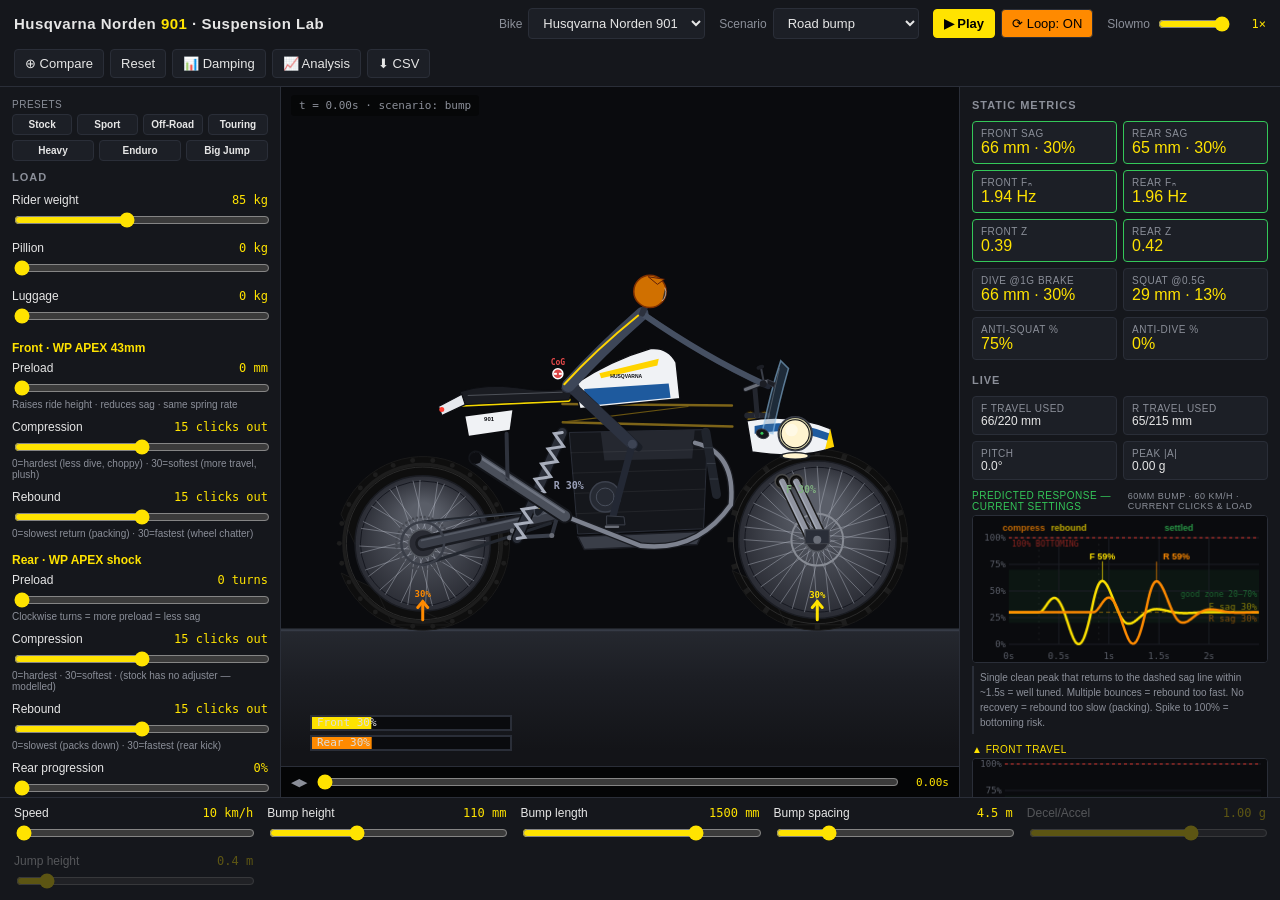
<file: index.html>
<!DOCTYPE html>
<html lang="en">
<head>
<meta charset="UTF-8">
<meta name="viewport" content="width=device-width, initial-scale=1, viewport-fit=cover">
<meta name="theme-color" content="#0e0f12">
<meta name="description" content="Interactive 2D motorcycle suspension simulator for the Husqvarna Norden 901. Tune fork/shock clicks, preload and load, see live sag, damping, bump response, FFT and phase portraits.">
<title>Norden 901 Suspension Lab</title>
<link rel="stylesheet" href="style.css">
</head>
<body>

<header>
  <h1 id="bikeTitle">Husqvarna Norden <span class="y">901</span> · Suspension Lab</h1>
  <span class="spacer"></span>
  <div class="hdr-group">
    <label class="hdr-lbl" for="bikeSelect">Bike</label>
    <select id="bikeSelect">
      <option value="norden901">Husqvarna Norden 901</option>
      <option value="desertx">Ducati DesertX</option>
    </select>
  </div>
  <div class="hdr-group">
    <label class="hdr-lbl" for="scenario">Scenario</label>
    <select id="scenario">
      <option value="static">Static (sag check)</option>
      <option value="bump" selected>Road bump</option>
      <option value="pothole">Pothole</option>
      <option value="washboard">Washboard</option>
      <option value="brake">Hard braking</option>
      <option value="accel">Acceleration</option>
      <option value="jump">Jump landing</option>
      <option value="corner">Cornering load</option>
    </select>
  </div>
  <div class="hdr-group">
    <button id="playBtn" class="primary">▶ Play</button>
    <button id="loopBtn">⟳ Loop: off</button>
  </div>
  <div class="hdr-group">
    <label class="hdr-lbl" for="slowmo">Slowmo</label>
    <input type="range" id="slowmo" class="hdr-slider" min="5" max="100" step="5" value="100" title="Slow motion — scales simulation time. 100% = real time, 10% = 10× slower.">
    <span id="slowmoV" class="hdr-val">1×</span>
  </div>
  <div class="hdr-group">
    <button id="compareBtn">⊕ Compare</button>
    <button id="resetBtn">Reset</button>
    <button id="dampBtn">📊 Damping</button>
    <button id="analysisBtn">📈 Analysis</button>
    <button id="exportBtn">⬇ CSV</button>
  </div>
</header>

<main>

  <!-- LEFT: adjustments -->
  <section class="panel">
    <div class="preset-block" style="margin-top:0;margin-bottom:10px;">
      <div class="preset-head">Presets</div>
      <div class="preset-row">
        <button class="preset-btn" id="presetStockBtn" title="Factory defaults — 15 clicks all around, no preload">Stock</button>
        <button class="preset-btn" id="presetSportBtn" title="Pavement. Stiffer comp/reb, slight preload. Less dive, sharper response.">Sport</button>
        <button class="preset-btn" id="presetOffRoadBtn" title="Trails/gravel. Soft comp uses full travel, fast reb tracks rough terrain.">Off-Road</button>
        <button class="preset-btn" id="presetTouringBtn" title="Loaded touring +gear. More preload to restore sag, moderate damping.">Touring</button>
        <button class="preset-btn" id="presetHeavyBtn" title="Full luggage + pillion. High preload both ends, moderate damping.">Heavy</button>
        <button class="preset-btn" id="presetEnduroBtn" title="Enduro race. Max compression stiffness, fast rebound, zero preload.">Enduro</button>
        <button class="preset-btn" id="presetBigJumpBtn" title="Big jumps. High preload, medium damping — absorbs hard landings.">Big Jump</button>
      </div>
    </div>

    <h2>Load</h2>
    <div class="ctrl"><label>Rider weight <span class="v" id="riderV">85 kg</span></label><input type="range" id="rider" min="50" max="130" step="1" value="85"></div>
    <div class="ctrl"><label>Pillion <span class="v" id="pillionV">0 kg</span></label><input type="range" id="pillion" min="0" max="100" step="1" value="0"></div>
    <div class="ctrl"><label>Luggage <span class="v" id="luggageV">0 kg</span></label><input type="range" id="luggage" min="0" max="40" step="1" value="0"></div>

    <h3 id="lbl_front">Front · WP APEX 43mm</h3>
    <div class="ctrl"><label>Preload <span class="v" id="fPreV">0 mm</span></label><input type="range" id="fPre" min="0" max="15" step="1" value="0" title="Spring preload: spacer added to spring length. Raises bike, reduces sag, does NOT change stiffness. Add when too much sag for your weight."><div class="hint">Raises ride height · reduces sag · same spring rate</div></div>
    <div class="ctrl"><label>Compression <span class="v" id="fCompV">15 clicks out</span></label><input type="range" id="fComp" min="0" max="30" step="1" value="15" title="Compression damping, counted in clicks OUT from fully closed. 0=hardest (stiff, less travel used, choppy on small bumps). 30=softest (more travel, smoother feel, risk of bottoming)."><div class="hint">0=hardest (less dive, choppy) · 30=softest (more travel, plush)</div></div>
    <div class="ctrl"><label>Rebound <span class="v" id="fRebV">15 clicks out</span></label><input type="range" id="fReb" min="0" max="30" step="1" value="15" title="Rebound damping, clicks OUT from fully closed. 0=slowest return (packing risk on repeated bumps). 30=fastest (wheel chatters, loses traction)."><div class="hint">0=slowest return (packing) · 30=fastest (wheel chatter)</div></div>

    <h3 id="lbl_rear">Rear · WP APEX shock</h3>
    <div class="ctrl"><label>Preload <span class="v" id="rPreV">0 turns</span></label><input type="range" id="rPre" min="0" max="15" step="1" value="0" title="Rear spring preload: collar turns compress the spring pre-load. Use to restore correct sag when carrying luggage or pillion. Does not change spring rate."><div class="hint">Clockwise turns = more preload = less sag</div></div>
    <div class="ctrl"><label>Compression <span class="v" id="rCompV">15 clicks out</span></label><input type="range" id="rComp" min="0" max="30" step="1" value="15" title="Rear compression damping, clicks OUT from fully closed. Stock Norden 901 has no external comp adjuster — this models an aftermarket or modified unit. 0=hardest, 30=softest."><div class="hint">0=hardest · 30=softest · (stock has no adjuster — modelled)</div></div>
    <div class="ctrl"><label>Rebound <span class="v" id="rRebV">15 clicks out</span></label><input type="range" id="rReb" min="0" max="30" step="1" value="15" title="Rear rebound damping, clicks OUT from fully closed. Too slow (0) = rear packs down. Too fast (30) = rear kicks up, skipping over bumps, loss of traction."><div class="hint">0=slowest (packs down) · 30=fastest (rear kick)</div></div>

    <div class="ctrl" style="margin-top:10px;">
      <label>Rear progression <span class="v" id="progressionV">0%</span></label>
      <input type="range" id="progression" min="0" max="50" step="5" value="0">
      <div class="hint">0% = linear · 50% = strong rising rate (linkage effect)</div>
    </div>

    <button class="reset-btn" id="stockBtn">Restore stock settings</button>

    <!-- SIM B controls (hidden until compare mode on) -->
    <div id="compareBar" class="simB-bar">
      <h3 class="simB-h3 simB-h3-top">⊕ SIM B</h3>
      <div class="ctrl"><label>Load <span class="simB-val" id="b_riderV">85 kg</span></label><input type="range" id="b_rider" class="simB-range" min="50" max="130" step="1" value="85"></div>
      <h3 class="simB-h3">Front</h3>
      <div class="ctrl"><label>Preload <span class="simB-val" id="b_fPreV">0 mm</span></label><input type="range" id="b_fPre" class="simB-range" min="0" max="15" step="1" value="0"></div>
      <div class="ctrl"><label>Compression <span class="simB-val" id="b_fCompV">15 ck</span></label><input type="range" id="b_fComp" class="simB-range" min="0" max="30" step="1" value="15"></div>
      <div class="ctrl"><label>Rebound <span class="simB-val" id="b_fRebV">15 ck</span></label><input type="range" id="b_fReb" class="simB-range" min="0" max="30" step="1" value="15"></div>
      <h3 class="simB-h3">Rear</h3>
      <div class="ctrl"><label>Preload <span class="simB-val" id="b_rPreV">0 turns</span></label><input type="range" id="b_rPre" class="simB-range" min="0" max="15" step="1" value="0"></div>
      <div class="ctrl"><label>Compression <span class="simB-val" id="b_rCompV">15 ck</span></label><input type="range" id="b_rComp" class="simB-range" min="0" max="30" step="1" value="15"></div>
      <div class="ctrl"><label>Rebound <span class="simB-val" id="b_rRebV">15 ck</span></label><input type="range" id="b_rReb" class="simB-range" min="0" max="30" step="1" value="15"></div>
      <div class="simB-btns">
        <button id="copyAtoB" class="simB-copy">Copy A→B</button>
        <button id="resetSimBBtn" class="simB-reset">Reset B</button>
      </div>
    </div>
  </section>

  <!-- CENTER: stage -->
  <section id="stage">
    <canvas id="bike"></canvas>
    <canvas id="ghostStage"></canvas>
    <div class="overlay" id="stageInfo">—</div>
    <div class="bottomFlag" id="bottomFlag">BOTTOMING</div>
    <div class="scrub-bar">
      <span class="scrub-lbl">◀▶</span>
      <input type="range" id="scrubSlider" min="0" max="0" step="1" value="0">
      <span id="scrubTime" class="scrub-time">0.00s</span>
    </div>
  </section>

  <!-- RIGHT: telemetry -->
  <section class="panel">
    <h2>Static metrics</h2>
    <div class="telem">
      <div class="tile"><div class="k">Front sag</div><div class="v" id="m_fSag">—</div></div>
      <div class="tile"><div class="k">Rear sag</div><div class="v" id="m_rSag">—</div></div>
      <div class="tile"><div class="k">Front fₙ</div><div class="v" id="m_fHz">—</div></div>
      <div class="tile"><div class="k">Rear fₙ</div><div class="v" id="m_rHz">—</div></div>
      <div class="tile"><div class="k">Front ζ</div><div class="v" id="m_fZ">—</div></div>
      <div class="tile"><div class="k">Rear ζ</div><div class="v" id="m_rZ">—</div></div>
      <div class="tile"><div class="k">Dive @1g brake</div><div class="v" id="m_dive">—</div></div>
      <div class="tile"><div class="k">Squat @0.5g</div><div class="v" id="m_squat">—</div></div>
      <div class="tile"><div class="k">Anti-squat %</div><div class="v" id="m_antiSquat">—</div></div>
      <div class="tile"><div class="k">Anti-dive %</div><div class="v" id="m_antiDive">—</div></div>
    </div>

    <h2 style="margin-top:14px;">Live</h2>
    <div class="telem">
      <div class="tile"><div class="k">F travel used</div><div class="v sub" id="m_fTrav">—</div></div>
      <div class="tile"><div class="k">R travel used</div><div class="v sub" id="m_rTrav">—</div></div>
      <div class="tile"><div class="k">Pitch</div><div class="v sub" id="m_pitch">—</div></div>
      <div class="tile"><div class="k">Peak |a|</div><div class="v sub" id="m_g">—</div></div>
    </div>

    <!-- Reference chart -->
    <div class="chart-lbl"><span style="color:var(--ok)">Predicted response — current settings</span><span style="color:var(--dim);font-size:9px">60mm bump · 60 km/h · current clicks &amp; load</span></div>
    <canvas id="chartRef" height="148" class="chart-cv"></canvas>
    <div class="chart-hint">Single clean peak that returns to the dashed sag line within ~1.5s = well tuned. Multiple bounces = rebound too fast. No recovery = rebound too slow (packing). Spike to 100% = bottoming risk.</div>

    <!-- Live front -->
    <div class="chart-lbl"><span class="c-front">▲ Front travel</span><span class="c-dim" id="m_fTravLbl"></span></div>
    <canvas id="chartF" height="118" class="chart-cv chart-h-118"></canvas>
    <div class="chart-hint">Live fork travel. Dashed = static sag. Steep spike = compression; slow fall = rebound. Repeated bumps that don't recover = compression too soft or rebound too slow. Flat trace at bottom = fork barely working (compression too stiff).</div>

    <!-- Live rear -->
    <div class="chart-lbl"><span class="c-rear">▲ Rear travel</span><span class="c-dim" id="m_rTravLbl"></span></div>
    <canvas id="chartR" height="118" class="chart-cv chart-h-118"></canvas>
    <div class="chart-hint">Live rear shock travel. Front and rear should peak and recover at similar rates — mismatch means the bike pitches. Rear packing (rising baseline) = rebound too slow for this bump frequency.</div>

    <!-- G-force chart -->
    <div class="chart-lbl"><span class="c-g">⚡ G-force</span><span class="c-dim c-sub">0–6g · red zone &gt;3g</span></div>
    <canvas id="chartG" height="90" class="chart-cv chart-h-90"></canvas>
    <div class="chart-hint">Body acceleration felt by rider. 1g = normal gravity. Below 2.5g = comfortable. Red zone (>3g) = harsh — can cause fatigue and loss of control. High G with barely-used travel = spring too stiff. High G with full travel = spring too soft or bump too large.</div>

    <!-- Pitch chart -->
    <div class="chart-lbl"><span class="c-pitch">⟂ Pitch angle</span><span class="c-dim c-sub">±10° · + = nose up</span></div>
    <canvas id="chartP" height="90" class="chart-cv chart-h-90"></canvas>
    <div class="chart-hint">Nose-up (+) during acceleration, nose-down (−) under braking. Target: swings under ±3° on road bumps. Sustained pitch bias = sag imbalance (front vs rear). Oscillating pitch = front and rear natural frequencies mismatched.</div>

    <!-- Scenario guide card -->
    <div class="guide" id="guideCard">
      <div class="guide-title" id="g_title">—</div>
      <div class="guide-row"><span class="guide-lbl">What</span><span class="guide-val" id="g_what">—</span></div>
      <div class="guide-row"><span class="guide-lbl">Good range</span><span class="guide-val" id="g_good">—</span></div>
      <div class="guide-row"><span class="guide-lbl">Try this</span><span class="guide-val" id="g_try">—</span></div>
      <div class="guide-row"><span class="guide-lbl">Fix if bad</span><span class="guide-val" id="g_fix">—</span></div>
    </div>

    <!-- Diagnosis card -->
    <div class="diag-card" id="diagCard"></div>

    <!-- Factory settings reference -->
    <details class="factory-ref" open>
      <summary>Factory Settings · WP APEX</summary>
      <div class="factory-body">
        <p class="factory-note">Sliders count clicks OUT from fully clockwise, exactly like the factory manual: 0 = fully closed (hardest), turn counter-clockwise to soften.</p>
        <table class="factory-tbl">
          <thead><tr><th></th><th>Comfort</th><th>Standard</th><th>Sport</th></tr></thead>
          <tbody>
            <tr class="factory-section"><td colspan="4">Front Fork (WP APEX 43mm) · 30 clicks · clicks out</td></tr>
            <tr><td>Compression</td><td>20</td><td>15</td><td>10</td></tr>
            <tr><td>Rebound</td><td>20</td><td>15</td><td>10</td></tr>
            <tr class="factory-section"><td colspan="4">Rear Shock (WP APEX) · 18 clicks rebound · slider position</td></tr>
            <tr><td>Rebound</td><td>20</td><td>15</td><td>10</td></tr>
            <tr class="factory-section"><td colspan="4">Rear Preload · hand-turn dial</td></tr>
            <tr><td>~80–85 kg rider</td><td colspan="3">8–12 turns clockwise from softest</td></tr>
          </tbody>
        </table>
        <p class="factory-note" style="margin-top:6px;">Rear shock: 18 real clicks scaled to 30-click slider (×1.67). Consult Husqvarna Owner's Manual (under seat) for full chassis recommendations.</p>
      </div>
    </details>

    <!-- Physics explainer -->
    <details class="explainer">
      <summary>How suspension physics work</summary>
      <div class="explainer-body">
        <p><b>Spring (preload / stiffness)</b> — The spring supports your weight. <em>Sag</em> is how much it compresses at rest: target 30% for street ADV. Sag too high = spring too soft. Too low = too stiff or too much preload. Preload only shifts the equilibrium — it does NOT change spring rate or the feel over bumps.</p>
        <p><b>Compression damping</b> — Controls how fast the spring collapses when a wheel hits something. <em>Stiff compression</em> = less travel used per hit, but harsh feeling, small bumps transferred straight to chassis. <em>Soft compression</em> = spring uses full travel, smoother, but risk of bottoming on big hits.</p>
        <p><b>Rebound damping</b> — Controls how fast the spring returns after compression. <em>Too slow (0 clicks out)</em> = packing: each successive bump finds the suspension already partially compressed from the last hit. The bike sinks deeper each cycle. <em>Too fast (30 clicks out)</em> = the wheel kicks back up hard, loses contact with ground, chatters. Correct rebound is the most critical setting for traction.</p>
        <p><b>Natural frequency (fₙ)</b> — How fast the chassis bounces in Hz. ADV bike target: 1.5–2.5 Hz. Higher = stiffer ride, more feedback. Matching front and rear fₙ keeps the bike balanced over bumps.</p>
        <p><b>Damping ratio (ζ)</b> — 0 = no damping (bounces forever). 1 = critically damped (returns to rest without oscillating). Real bikes run 0.25–0.55. Too low = bouncy. Too high = harsh, wheel loses contact.</p>
        <p><b>Washboard resonance</b> — If bumps repeat at the same frequency as your suspension's natural frequency, amplitude grows each cycle. This is why correct rebound matters most on rough roads: if the suspension hasn't returned before the next hit, it packs progressively deeper.</p>
        <p><b>Weight transfer</b> — Braking shifts load forward: front fork dives, rear extends. Acceleration shifts rearward: rear squats, front unloads. Matching suspension stiffness to these forces keeps the bike stable and steering geometry consistent.</p>
      </div>
    </details>
  </section>
</main>

<footer>
  <div class="ctrl" id="f_speed"><label>Speed <span class="v" id="speedV">60 km/h</span></label><input type="range" id="speed" min="10" max="160" step="5" value="60"></div>
  <div class="ctrl" id="f_bumpH"><label>Bump height <span class="v" id="bumpHV">60 mm</span></label><input type="range" id="bumpH" min="5" max="300" step="5" value="60"></div>
  <div class="ctrl" id="f_bumpL"><label>Bump length <span class="v" id="bumpLV">300 mm</span></label><input type="range" id="bumpL" min="50" max="2000" step="50" value="300"></div>
  <div class="ctrl" id="f_bumpGap"><label>Bump spacing <span class="v" id="bumpGapV">4.5 m</span></label><input type="range" id="bumpGap" min="0.5" max="20" step="0.5" value="4.5" title="Distance between successive bumps in Loop mode. Short spacing tests rebound recovery (packing); long spacing lets the suspension settle between hits."></div>
  <div class="ctrl" id="f_decel"><label>Decel/Accel <span class="v" id="decelV">1.0 g</span></label><input type="range" id="decel" min="0.1" max="1.4" step="0.05" value="1.0"></div>
  <div class="ctrl" id="f_jumpH"><label>Jump height <span class="v" id="jumpHV">0.4 m</span></label><input type="range" id="jumpH" min="0.1" max="3.0" step="0.1" value="0.4"></div>
</footer>

<!-- Damping Analysis Modal -->
<div id="dampModal" class="modal modal-damp">
  <div class="modal-inner modal-inner-damp">

    <div style="display:flex;align-items:center;gap:12px;margin-bottom:4px;">
      <span style="font-size:14px;font-weight:600;color:var(--accent)">📊 Damping Analysis</span>
      <span style="font-size:11px;color:var(--dim);flex:1">Live from current slider settings — adjust sliders in the main UI and changes appear here instantly.</span>
      <button id="dampClose" style="background:var(--panel2);color:var(--text);border:1px solid var(--line);padding:5px 12px;border-radius:4px;cursor:pointer;font-size:13px;">✕ Close</button>
    </div>

    <div style="font-size:11px;color:var(--dim);margin-bottom:14px;line-height:1.55;border-left:2px solid var(--line);padding-left:10px;">
      <b style="color:var(--text)">Force–velocity curve:</b> slope = damping force per m/s. Steeper = more resistance. <em style="color:#ff8a00">Orange = compression stroke</em> (wheel hitting bump), <em style="color:#ffe300">yellow = rebound stroke</em> (spring returning).<br>
      <b style="color:var(--text)">Bump response:</b> suspension travel used (%) over time after a 60 mm bump at 60 km/h. <em style="color:#ff8a00">Orange = compressing</em>, <em style="color:#ffe300">yellow = rebounding</em>. Dashed line = static sag. Red zone = bottoming.
    </div>

    <div class="damp-grid">

      <!-- FRONT -->
      <div>
        <div style="font-size:13px;font-weight:600;color:var(--accent);margin-bottom:6px;">Front Fork · WP APEX 43mm</div>
        <div id="dvInfoF" style="font-size:11px;color:var(--dim);margin-bottom:8px;font-family:ui-monospace,monospace;background:var(--panel2);padding:5px 8px;border-radius:4px;border:1px solid var(--line)"></div>
        <div style="font-size:11px;color:var(--dim);margin-bottom:4px;font-weight:600;text-transform:uppercase;letter-spacing:.5px">Force–velocity curve</div>
        <canvas id="dvFVF" height="220" style="display:block;width:100%;border-radius:4px;background:#0a0b0e;margin-bottom:10px;"></canvas>
        <div style="font-size:11px;color:var(--dim);margin-bottom:4px;font-weight:600;text-transform:uppercase;letter-spacing:.5px">Bump response (60mm / 60 km/h)</div>
        <canvas id="dvTRF" height="170" style="display:block;width:100%;border-radius:4px;background:#0a0b0e;margin-bottom:8px;"></canvas>
        <div id="dvStF" style="font-size:11px;padding:6px 9px;background:var(--bg);border-radius:4px;border:1px solid var(--line);line-height:1.6;min-height:28px;"></div>
        <div style="font-size:11px;color:var(--dim);margin-top:10px;margin-bottom:4px;font-weight:600;text-transform:uppercase;letter-spacing:.5px">Phase portrait (velocity vs displacement)</div>
        <canvas id="dvPhF" height="180" style="display:block;width:100%;border-radius:4px;background:#0a0b0e;"></canvas>
      </div>

      <!-- REAR -->
      <div>
        <div style="font-size:13px;font-weight:600;color:var(--accent2);margin-bottom:6px;">Rear Shock · WP APEX</div>
        <div id="dvInfoR" style="font-size:11px;color:var(--dim);margin-bottom:8px;font-family:ui-monospace,monospace;background:var(--panel2);padding:5px 8px;border-radius:4px;border:1px solid var(--line)"></div>
        <div style="font-size:11px;color:var(--dim);margin-bottom:4px;font-weight:600;text-transform:uppercase;letter-spacing:.5px">Force–velocity curve</div>
        <canvas id="dvFVR" height="220" style="display:block;width:100%;border-radius:4px;background:#0a0b0e;margin-bottom:10px;"></canvas>
        <div style="font-size:11px;color:var(--dim);margin-bottom:4px;font-weight:600;text-transform:uppercase;letter-spacing:.5px">Bump response (60mm / 60 km/h)</div>
        <canvas id="dvTRR" height="170" style="display:block;width:100%;border-radius:4px;background:#0a0b0e;margin-bottom:8px;"></canvas>
        <div id="dvStR" style="font-size:11px;padding:6px 9px;background:var(--bg);border-radius:4px;border:1px solid var(--line);line-height:1.6;min-height:28px;"></div>
        <div style="font-size:11px;color:var(--dim);margin-top:10px;margin-bottom:4px;font-weight:600;text-transform:uppercase;letter-spacing:.5px">Phase portrait (velocity vs displacement)</div>
        <canvas id="dvPhR" height="180" style="display:block;width:100%;border-radius:4px;background:#0a0b0e;"></canvas>
      </div>

    </div>
  </div>
</div>

<!-- Suspension Analysis Modal -->
<div id="chartModal" class="modal modal-analysis">
  <div class="analysis-wrap">
  <div class="analysis-inner">

    <!-- Header -->
    <div style="display:flex;align-items:center;gap:12px;flex-shrink:0;">
      <span style="font-size:15px;font-weight:700;color:var(--accent)">📈 Suspension Analysis</span>
      <span style="font-size:11px;color:var(--dim);flex:1">Predicted bump response + live telemetry. Tweak Sim A and Sim B, compare curves, save snapshots.</span>
      <button id="chartModalClose" style="background:var(--panel2);color:var(--text);border:1px solid var(--line);padding:5px 12px;border-radius:4px;cursor:pointer;font-size:13px;">✕ Close</button>
    </div>

    <!-- Snapshot bar -->
    <div id="snapBar" style="display:flex;align-items:center;gap:8px;flex-wrap:wrap;padding:7px 10px;background:var(--panel2);border-radius:6px;border:1px solid var(--line);flex-shrink:0;"></div>

    <!-- Body -->
    <div class="analysis-body">

      <!-- SIDEBAR -->
      <div class="analysis-side">

        <!-- SIM A -->
        <div class="mbox" style="border:1px solid rgba(255,227,0,0.2);">
          <div style="display:flex;align-items:center;gap:8px;margin-bottom:8px;">
            <span style="display:inline-block;width:20px;height:3px;background:#ffe300;border-radius:2px;"></span>
            <span style="font-size:11px;font-weight:700;text-transform:uppercase;letter-spacing:.8px;color:#ffe300;">Sim A</span>
          </div>
          <div class="msec">Load</div>
          <div class="mctrl"><label>Rider <span id="ma_riderV" style="color:#ffe300">85 kg</span></label><input type="range" id="ma_rider" min="50" max="130" step="1" value="85" style="accent-color:#ffe300"></div>
          <div class="mctrl"><label>Pillion <span id="ma_pillionV" style="color:#ffe300">0 kg</span></label><input type="range" id="ma_pillion" min="0" max="100" step="1" value="0" style="accent-color:#ffe300"></div>
          <div class="mctrl"><label>Luggage <span id="ma_luggageV" style="color:#ffe300">0 kg</span></label><input type="range" id="ma_luggage" min="0" max="40" step="1" value="0" style="accent-color:#ffe300"></div>
          <div class="msec">Front · WP APEX 43mm</div>
          <div class="mctrl"><label>Preload <span id="ma_fPreV" style="color:#ffe300">0 mm</span></label><input type="range" id="ma_fPre" min="0" max="15" step="1" value="0" style="accent-color:#ffe300"></div>
          <div class="mctrl"><label>Compression <span id="ma_fCompV" style="color:#ffe300">15 clicks</span></label><input type="range" id="ma_fComp" min="0" max="30" step="1" value="15" style="accent-color:#ffe300"></div>
          <div class="mctrl"><label>Rebound <span id="ma_fRebV" style="color:#ffe300">15 clicks</span></label><input type="range" id="ma_fReb" min="0" max="30" step="1" value="15" style="accent-color:#ffe300"></div>
          <div class="msec">Rear · WP APEX shock</div>
          <div class="mctrl"><label>Preload <span id="ma_rPreV" style="color:#ff8a00">0 turns</span></label><input type="range" id="ma_rPre" min="0" max="15" step="1" value="0" style="accent-color:#ff8a00"></div>
          <div class="mctrl"><label>Compression <span id="ma_rCompV" style="color:#ff8a00">15 clicks</span></label><input type="range" id="ma_rComp" min="0" max="30" step="1" value="15" style="accent-color:#ff8a00"></div>
          <div class="mctrl"><label>Rebound <span id="ma_rRebV" style="color:#ff8a00">15 clicks</span></label><input type="range" id="ma_rReb" min="0" max="30" step="1" value="15" style="accent-color:#ff8a00"></div>
        </div>

        <!-- SIM B -->
        <div class="mbox" style="border:1px solid rgba(79,195,247,0.2);">
          <div style="display:flex;align-items:center;gap:8px;margin-bottom:8px;">
            <span style="display:inline-block;width:20px;border-top:2.5px dashed #4fc3f7;margin-top:1px;"></span>
            <span style="font-size:11px;font-weight:700;text-transform:uppercase;letter-spacing:.8px;color:#4fc3f7;">Sim B</span>
            <span id="bModalNote" style="font-size:10px;color:var(--dim);flex:1;">· Inactive</span>
            <button id="bModalToggle" style="padding:2px 8px;font-size:10px;border-radius:3px;cursor:pointer;background:var(--panel2);color:var(--dim);border:1px solid var(--line);">Start B</button>
          </div>
          <div id="bModalSliders" style="opacity:0.45;pointer-events:none;">
            <div class="msec">Load</div>
            <div class="mctrl"><label style="color:#4fc3f7bb">Rider <span id="bm_riderV" style="color:#4fc3f7">85 kg</span></label><input type="range" id="bm_rider" min="50" max="130" step="1" value="85" style="accent-color:#4fc3f7"></div>
            <div class="msec">Front</div>
            <div class="mctrl"><label style="color:#4fc3f7bb">Preload <span id="bm_fPreV" style="color:#4fc3f7">0 mm</span></label><input type="range" id="bm_fPre" min="0" max="15" step="1" value="0" style="accent-color:#4fc3f7"></div>
            <div class="mctrl"><label style="color:#4fc3f7bb">Compression <span id="bm_fCompV" style="color:#4fc3f7">15 clicks</span></label><input type="range" id="bm_fComp" min="0" max="30" step="1" value="15" style="accent-color:#4fc3f7"></div>
            <div class="mctrl"><label style="color:#4fc3f7bb">Rebound <span id="bm_fRebV" style="color:#4fc3f7">15 clicks</span></label><input type="range" id="bm_fReb" min="0" max="30" step="1" value="15" style="accent-color:#4fc3f7"></div>
            <div class="msec">Rear</div>
            <div class="mctrl"><label style="color:#4fc3f7bb">Preload <span id="bm_rPreV" style="color:#80deea">0 turns</span></label><input type="range" id="bm_rPre" min="0" max="15" step="1" value="0" style="accent-color:#80deea"></div>
            <div class="mctrl"><label style="color:#4fc3f7bb">Compression <span id="bm_rCompV" style="color:#80deea">15 clicks</span></label><input type="range" id="bm_rComp" min="0" max="30" step="1" value="15" style="accent-color:#80deea"></div>
            <div class="mctrl"><label style="color:#4fc3f7bb">Rebound <span id="bm_rRebV" style="color:#80deea">15 clicks</span></label><input type="range" id="bm_rReb" min="0" max="30" step="1" value="15" style="accent-color:#80deea"></div>
          </div>
        </div>

        <!-- Bump scenario -->
        <div class="mbox" style="border:1px solid var(--line);">
          <div style="font-size:11px;font-weight:700;text-transform:uppercase;letter-spacing:.8px;color:var(--dim);margin-bottom:8px;">Bump Scenario</div>
          <div class="mctrl"><label>Speed <span id="ma_speedV" class="ma-acc">60 km/h</span></label><input type="range" id="ma_speed" min="10" max="160" step="5" value="60"></div>
          <div class="mctrl"><label>Height <span id="ma_bumpHV" class="ma-acc">60 mm</span></label><input type="range" id="ma_bumpH" min="5" max="300" step="5" value="60"></div>
          <div class="mctrl"><label>Length <span id="ma_bumpLV" class="ma-acc">300 mm</span></label><input type="range" id="ma_bumpL" min="50" max="2000" step="50" value="300"></div>
        </div>

        <!-- Ideal recommendations -->
        <div class="mbox" style="border:1px solid rgba(52,199,89,0.2);">
          <div style="font-size:11px;font-weight:700;text-transform:uppercase;letter-spacing:.8px;color:rgba(52,199,89,0.9);margin-bottom:4px;">◎ Ideal for Sim A</div>
          <div id="idealPanel"></div>
        </div>

      </div>

      <!-- CHARTS AREA -->
      <div class="analysis-main">

        <!-- Legend strip -->
        <div id="chartLegend" style="display:flex;align-items:center;gap:14px;flex-wrap:wrap;padding:7px 12px;background:var(--panel2);border-radius:6px;border:1px solid var(--line);flex-shrink:0;"></div>

        <!-- Front chart -->
        <div>
          <div style="font-size:11px;font-weight:700;letter-spacing:.6px;color:#ffe300;margin-bottom:5px;">
            ▲ FRONT · WP APEX 43mm
            <span style="font-size:10px;color:var(--dim);font-weight:400;letter-spacing:0;"> — suspension travel % over 2.5 s after bump</span>
          </div>
          <canvas id="bigChartF" height="220" style="display:block;width:100%;height:220px;background:#0a0b0e;border-radius:6px;border:1px solid var(--line);"></canvas>
          <div id="statsF" style="margin-top:6px;"></div>
        </div>

        <!-- Rear chart -->
        <div>
          <div style="font-size:11px;font-weight:700;letter-spacing:.6px;color:#ff8a00;margin-bottom:5px;">
            ▲ REAR · WP APEX shock
            <span style="font-size:10px;color:var(--dim);font-weight:400;letter-spacing:0;"> — suspension travel % over 2.5 s after bump</span>
          </div>
          <canvas id="bigChartR" height="220" style="display:block;width:100%;height:220px;background:#0a0b0e;border-radius:6px;border:1px solid var(--line);"></canvas>
          <div id="statsR" style="margin-top:6px;"></div>
        </div>

        <!-- FFT frequency analysis -->
        <div>
          <div style="font-size:11px;font-weight:700;letter-spacing:.6px;color:#34c759;margin-bottom:5px;">
            ◈ FREQUENCY ANALYSIS
            <span style="font-size:10px;color:var(--dim);font-weight:400;letter-spacing:0;"> — power spectrum of suspension travel (DFT · Hanning window)</span>
          </div>
          <div class="two-col-grid">
            <div>
              <div style="font-size:10px;color:#ffe300;margin-bottom:3px;text-transform:uppercase;letter-spacing:.5px;">Front</div>
              <canvas id="fftChartF" height="120" style="display:block;width:100%;background:#0a0b0e;border-radius:6px;border:1px solid var(--line);"></canvas>
            </div>
            <div>
              <div style="font-size:10px;color:#ff8a00;margin-bottom:3px;text-transform:uppercase;letter-spacing:.5px;">Rear</div>
              <canvas id="fftChartR" height="120" style="display:block;width:100%;background:#0a0b0e;border-radius:6px;border:1px solid var(--line);"></canvas>
            </div>
          </div>
        </div>

        <!-- Live telemetry in modal -->
        <div style="border-top:1px solid var(--line);padding-top:10px;">
          <div style="font-size:11px;font-weight:700;letter-spacing:.6px;color:#ff6b35;margin-bottom:5px;">
            ⚡ LIVE G-FORCE
            <span style="font-size:10px;color:var(--dim);font-weight:400;letter-spacing:0;"> — body acceleration felt by rider · red zone &gt;3g</span>
          </div>
          <canvas id="modalChartG" height="100" style="display:block;width:100%;height:100px;background:#0a0b0e;border-radius:6px;border:1px solid var(--line);margin-bottom:4px;"></canvas>
          <div class="chart-hint">Spikes above 3g (red) = harsh hits. Below 2.5g = comfortable. Stiff spring = high G + low travel. Soft spring = high G + high travel. Good setups produce consistent, moderate peaks.</div>
        </div>

        <div>
          <div style="font-size:11px;font-weight:700;letter-spacing:.6px;color:#a78bfa;margin-bottom:5px;">
            ⟂ LIVE PITCH ANGLE
            <span style="font-size:10px;color:var(--dim);font-weight:400;letter-spacing:0;"> — ±10° · positive = nose up</span>
          </div>
          <canvas id="modalChartP" height="100" style="display:block;width:100%;height:100px;background:#0a0b0e;border-radius:6px;border:1px solid var(--line);margin-bottom:4px;"></canvas>
          <div class="chart-hint">Nose-down under braking, nose-up under acceleration. Target &lt;±3° on road bumps. Larger swings = sag imbalance or unmatched front/rear natural frequencies. Slow return to zero = damping asymmetry.</div>
        </div>

        <div>
          <div style="font-size:11px;font-weight:700;letter-spacing:.6px;color:var(--dim);margin-bottom:5px;">
            ◉ PHASE PORTRAITS
            <span style="font-size:10px;color:var(--dim);font-weight:400;letter-spacing:0;"> — velocity vs displacement · shows damping character</span>
          </div>
          <div class="two-col-grid">
            <div>
              <div style="font-size:10px;color:#ffe300;margin-bottom:3px;text-transform:uppercase;letter-spacing:.5px;">Front</div>
              <canvas id="modalPhF" height="150" style="display:block;width:100%;background:#0a0b0e;border-radius:6px;border:1px solid var(--line);"></canvas>
            </div>
            <div>
              <div style="font-size:10px;color:#ff8a00;margin-bottom:3px;text-transform:uppercase;letter-spacing:.5px;">Rear</div>
              <canvas id="modalPhR" height="150" style="display:block;width:100%;background:#0a0b0e;border-radius:6px;border:1px solid var(--line);"></canvas>
            </div>
          </div>
          <div class="chart-hint">X-axis = suspension displacement (0 = sag, right = more compressed). Y-axis = velocity (up = compressing, down = rebounding). Tight oval = well-damped. Wide loop = underdamped. Lopsided = compression/rebound ratio off. Spiral inward = settling correctly after bump.</div>
        </div>

        <div id="snapLegend" style="font-size:10px;color:var(--dim);line-height:1.8;font-family:ui-monospace,monospace;padding:4px 0;"></div>
      </div>

    </div>
  </div>
  </div>
</div>

<script src="physics.js"></script>
<script src="render.js"></script>
<script src="ui.js"></script>
</body>
</html>
</file>
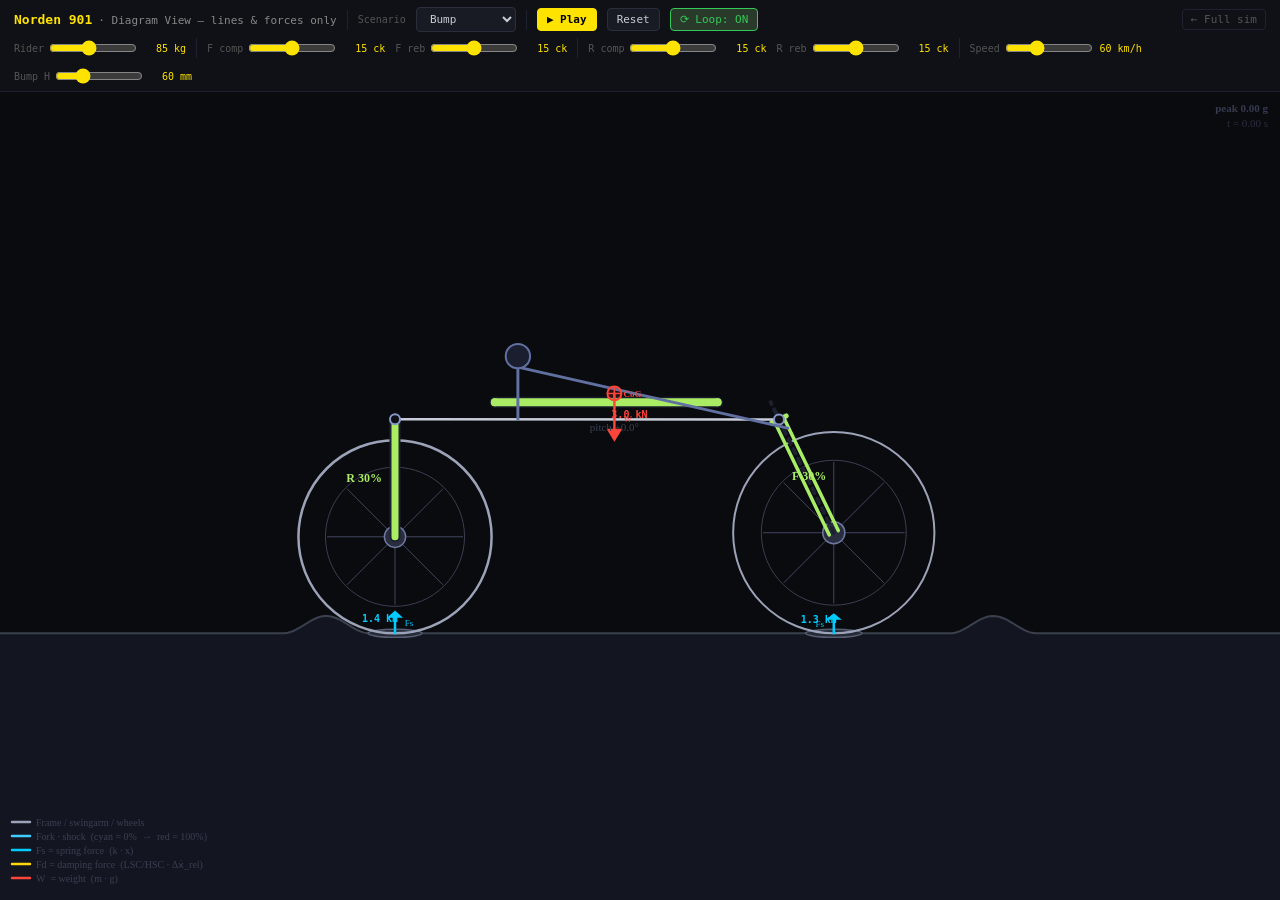
<file: index_diagram.html>
<!DOCTYPE html>
<html lang="en">
<head>
<meta charset="UTF-8">
<meta name="viewport" content="width=device-width, initial-scale=1">
<title>Norden 901 · Diagram View</title>
<style>
* { box-sizing: border-box; margin: 0; padding: 0; }
body {
  background: #0a0b0e; color: #c8ccd8;
  font-family: ui-monospace, 'Cascadia Code', monospace;
  height: 100vh; display: flex; flex-direction: column; overflow: hidden;
}
header {
  flex-shrink: 0; background: #0f1116; border-bottom: 1px solid #1e2130;
  padding: 7px 14px; display: flex; flex-direction: column; gap: 6px;
}
.hrow { display: flex; align-items: center; gap: 10px; flex-wrap: wrap; }
.sep  { width: 1px; height: 20px; background: #1e2130; flex-shrink: 0; }
h1    { font-size: 13px; font-weight: 700; color: #ffe300; white-space: nowrap; }
h1 span { color: #888; font-weight: 400; font-size: 11px; margin-left: 6px; }
select, button {
  background: #181b24; color: #c8ccd8; border: 1px solid #2a2e3c;
  border-radius: 4px; padding: 4px 9px; font-size: 11px; font-family: inherit; cursor: pointer;
}
button:hover { border-color: #4a4e5c; }
button.primary { background: #ffe300; color: #000; border-color: #ffe300; font-weight: 700; }
button.primary:hover { background: #ffeb40; }
button.active  { background: #2a3a2a; color: #34c759; border-color: #34c759; }
.ctrl { display: flex; align-items: center; gap: 5px; }
.ctrl label { font-size: 10px; color: #555; white-space: nowrap; }
.ctrl .v { font-size: 10px; color: #ffe300; min-width: 44px; text-align: right; }
input[type=range] { width: 88px; accent-color: #ffe300; cursor: pointer; }
a.back {
  font-size: 11px; color: #555; text-decoration: none;
  border: 1px solid #1e2130; border-radius: 4px; padding: 3px 8px; margin-left: auto;
}
a.back:hover { color: #aaa; border-color: #444; }
#wrap { flex: 1; position: relative; overflow: hidden; }
canvas { position: absolute; inset: 0; width: 100%; height: 100%; }
</style>
</head>
<body>

<header>
  <div class="hrow">
    <h1>Norden 901<span>· Diagram View — lines &amp; forces only</span></h1>
    <div class="sep"></div>
    <label style="font-size:10px;color:#555">Scenario</label>
    <select id="scenario">
      <option value="static">Static</option>
      <option value="bump" selected>Bump</option>
      <option value="pothole">Pothole</option>
      <option value="washboard">Washboard</option>
      <option value="brake">Braking</option>
      <option value="accel">Accel</option>
      <option value="jump">Jump</option>
      <option value="corner">Corner</option>
    </select>
    <div class="sep"></div>
    <button class="primary" id="playBtn">▶ Play</button>
    <button id="resetBtn">Reset</button>
    <button id="loopBtn" class="active">⟳ Loop: ON</button>
    <a href="index.html" class="back">← Full sim</a>
  </div>
  <div class="hrow">
    <div class="ctrl"><label>Rider</label>
      <input type="range" id="rider" min="50" max="130" step="1" value="85">
      <span class="v" id="riderV">85 kg</span></div>
    <div class="sep"></div>
    <div class="ctrl"><label>F comp</label>
      <input type="range" id="fComp" min="0" max="30" step="1" value="15">
      <span class="v" id="fCompV">15 ck</span></div>
    <div class="ctrl"><label>F reb</label>
      <input type="range" id="fReb" min="0" max="30" step="1" value="15">
      <span class="v" id="fRebV">15 ck</span></div>
    <div class="sep"></div>
    <div class="ctrl"><label>R comp</label>
      <input type="range" id="rComp" min="0" max="30" step="1" value="15">
      <span class="v" id="rCompV">15 ck</span></div>
    <div class="ctrl"><label>R reb</label>
      <input type="range" id="rReb" min="0" max="30" step="1" value="15">
      <span class="v" id="rRebV">15 ck</span></div>
    <div class="sep"></div>
    <div class="ctrl"><label>Speed</label>
      <input type="range" id="speed" min="10" max="160" step="5" value="60">
      <span class="v" id="speedV">60 km/h</span></div>
    <div class="ctrl"><label>Bump H</label>
      <input type="range" id="bumpH" min="5" max="200" step="5" value="60">
      <span class="v" id="bumpHV">60 mm</span></div>
  </div>
</header>

<div id="wrap">
  <canvas id="diag"></canvas>
</div>

<script src="physics.js"></script>
<script>
'use strict';

const cv  = $('diag');
const ctx = cv.getContext('2d');

/* ---- Global state (physics.js terrain() reads these globals) ---- */
let loopMode = true;

const state = Object.assign(structuredClone(STOCK), {
  speed: 60, bumpH: 60, bumpL: 300,
});

let staticSag = { f: 0, r: 0 };
let sim = {
  t: 0, zfDyn: 0, zfV: 0, zrDyn: 0, zrV: 0,
  ztF: 0, ztFv: 0, ztR: 0, ztRv: 0,
  Fdyn_front: 0, Fdyn_rear: 0,
  airborne: false, vAir: 0, yAir: 0,
  history: [], peakA: 0, lastA: 0, bottom: false,
};

function recompute() {
  const p = params();
  staticSag.f = Math.max(0, (p.m_front_sprung * g - p.Fpre_F) / p.kF);
  staticSag.r = Math.max(0, (p.m_rear_sprung  * g - p.Fpre_R) / p.kR);
}

function resetSim() {
  Object.assign(sim, {
    t: 0, zfDyn: 0, zfV: 0, zrDyn: 0, zrV: 0,
    ztF: 0, ztFv: 0, ztR: 0, ztRv: 0,
    Fdyn_front: 0, Fdyn_rear: 0,
    airborne: false, vAir: 0, yAir: 0,
    peakA: 0, lastA: 0, bottom: false,
  });
  sim.history.length = 0;
  if (state.scenario === 'jump') { sim.airborne = true; sim.yAir = state.jumpH; sim.vAir = 0; }
}

/* ---- Colour helpers ---- */
function compColor(pct) {
  pct = Math.max(0, Math.min(1, pct));
  if (pct < 0.5) {
    const t = pct * 2;
    return `rgb(${Math.round(40 + t * 215)},${Math.round(210 + t * 45)},${Math.round(255 - t * 255)})`;
  }
  const t = (pct - 0.5) * 2;
  return `rgb(255,${Math.round(165 - t * 165)},0)`;
}

/* ---- Arrow primitive ---- */
function arrow(x1, y1, x2, y2, color, lw, label) {
  const dx = x2 - x1, dy = y2 - y1, len = Math.hypot(dx, dy);
  if (len < 4) return;
  const ux = dx / len, uy = dy / len;
  const hw = 4 + lw * 1.6, hl = Math.min(13, len * 0.32);
  ctx.save();
  ctx.strokeStyle = color; ctx.fillStyle = color;
  ctx.lineWidth = lw; ctx.lineCap = 'round';
  ctx.beginPath(); ctx.moveTo(x1, y1); ctx.lineTo(x2 - ux * hl * 0.4, y2 - uy * hl * 0.4); ctx.stroke();
  ctx.beginPath();
  ctx.moveTo(x2, y2);
  ctx.lineTo(x2 - ux * hl - uy * hw, y2 - uy * hl + ux * hw);
  ctx.lineTo(x2 - ux * hl + uy * hw, y2 - uy * hl - ux * hw);
  ctx.closePath(); ctx.fill();
  if (label) {
    ctx.font = 'bold 10px ui-monospace,monospace';
    ctx.textAlign = 'center';
    ctx.fillText(label, (x1 + x2) * 0.5 + uy * 15, (y1 + y2) * 0.5 - ux * 15);
  }
  ctx.restore();
}

/* ---- Terrain height at a given world-x for display ---- */
function groundH(wx) {
  const v = state.speed / 3.6 || 1;
  if (state.scenario === 'bump' || state.scenario === 'pothole') {
    const sign = state.scenario === 'pothole' ? -1 : 1;
    const bh = state.bumpH / 1000 * sign;
    const L  = state.bumpL / 1000;
    const gap = Math.max(2.0, L * 3);
    const period = L + gap;
    const wOff = +BIKE.wb / 2 - (v * sim.t - 0.3 * v);
    let xRel = wx - wOff;
    if (loopMode) xRel = ((xRel % period) + period) % period;
    if (xRel > 0 && xRel < L) return bh * 0.5 * (1 - Math.cos(2 * Math.PI * xRel / L));
  } else if (state.scenario === 'washboard') {
    const bh = state.bumpH / 2000;
    const L  = state.bumpL / 1000;
    return bh * Math.sin(2 * Math.PI * (wx - +BIKE.wb / 2 + v * sim.t) / L);
  }
  return 0;
}

/* ================================================================
   MAIN DRAW
   ================================================================ */
const FORK_LEN = 0.50, ARM_LEN = 0.470;

function draw() {
  // Fit canvas to container with device pixel ratio
  const dpr = window.devicePixelRatio || 1;
  const W = cv.offsetWidth, H = cv.offsetHeight;
  if (cv.width !== Math.round(W * dpr)) {
    cv.width  = Math.round(W * dpr);
    cv.height = Math.round(H * dpr);
    ctx.setTransform(dpr, 0, 0, dpr, 0, 0);
  }

  ctx.clearRect(0, 0, W, H);
  ctx.fillStyle = '#0a0b0e'; ctx.fillRect(0, 0, W, H);

  // World→screen: front wheel on the right, rear on the left.
  const scale = Math.min(W / 3.4, H / 2.6, 290);
  const CX = W * 0.48, CY = H * 0.67;
  const sx = wx => CX + wx * scale;
  const sy = wy => CY - wy * scale;

  const fComp = staticSag.f + sim.zfDyn;
  const rComp = staticSag.r + sim.zrDyn;
  const fPct  = Math.max(0, Math.min(1, fComp / BIKE.fTravel));
  const rPct  = Math.max(0, Math.min(1, rComp / BIKE.rTravel));
  const ter   = terrain(sim.t);
  const p     = params();

  const xF = +BIKE.wb / 2, xR = -BIKE.wb / 2;
  const wfWy = BIKE.rWheelF + (sim.airborne ? sim.yAir : ter.yF);
  const wrWy = BIKE.rWheelR + (sim.airborne ? sim.yAir : ter.yR);
  // Fork rake: triple clamp sits behind and above front axle along fork axis
  const forkLen = FORK_LEN - fComp;
  const tcWx = xF - forkLen * Math.sin(BIKE.rake);
  const tcWy = wfWy + forkLen * Math.cos(BIKE.rake);
  const spWy = wrWy + ARM_LEN  - rComp;   // swingarm pivot

  const wfX = sx(xF), wfY = sy(wfWy);
  const wrX = sx(xR), wrY = sy(wrWy);
  const tcX = sx(tcWx), tcY = sy(tcWy);
  const spX = sx(xR), spY = sy(spWy);

  /* ------ GROUND & TERRAIN ---------------------------------------- */
  const step = 4, nPts = Math.ceil(W / step) + 2;
  const gPts = Array.from({ length: nPts }, (_, i) => ({
    px: i * step,
    py: sy(groundH((i * step - CX) / scale)),
  }));

  ctx.fillStyle = '#131620';
  ctx.beginPath(); ctx.moveTo(0, H);
  gPts.forEach(pt => ctx.lineTo(pt.px, pt.py));
  ctx.lineTo(W, H); ctx.closePath(); ctx.fill();

  ctx.strokeStyle = '#3a404e'; ctx.lineWidth = 2;
  ctx.beginPath();
  gPts.forEach((pt, i) => i === 0 ? ctx.moveTo(pt.px, pt.py) : ctx.lineTo(pt.px, pt.py));
  ctx.stroke();

  // Wheel contact patches — small flat ellipses where tyre meets road
  const ctF = { x: sx(xF),  y: sy(ter.yF) };
  const ctR = { x: sx(xR),  y: sy(ter.yR) };
  [[ctF, BIKE.rWheelF], [ctR, BIKE.rWheelR]].forEach(([c, r]) => {
    const hw = r * scale * 0.28;
    ctx.fillStyle = '#252a36';
    ctx.beginPath(); ctx.ellipse(c.x, c.y, hw, 4, 0, 0, Math.PI * 2); ctx.fill();
    ctx.strokeStyle = '#555e72'; ctx.lineWidth = 1.5; ctx.stroke();
  });

  /* ------ WHEELS -------------------------------------------------- */
  const rfS = BIKE.rWheelF * scale, rrS = BIKE.rWheelR * scale;
  const wAng  = sim.t * (state.speed / 3.6) / BIKE.rWheelF;
  const wAngR = sim.t * (state.speed / 3.6) / BIKE.rWheelR;

  function drawWheel(cx, cy, r, ang, isFront) {
    // Tyre ring
    ctx.strokeStyle = '#9ca3b8'; ctx.lineWidth = isFront ? 2 : 2.5;
    ctx.beginPath(); ctx.arc(cx, cy, r, 0, Math.PI * 2); ctx.stroke();
    // Thin inner rim line
    ctx.strokeStyle = '#3a3e52'; ctx.lineWidth = 1;
    ctx.beginPath(); ctx.arc(cx, cy, r * 0.72, 0, Math.PI * 2); ctx.stroke();
    // Spokes ×4
    ctx.strokeStyle = '#404560'; ctx.lineWidth = 1;
    for (let i = 0; i < 4; i++) {
      const a = ang + i * Math.PI / 4;
      ctx.beginPath();
      ctx.moveTo(cx + Math.cos(a) * r * 0.70, cy + Math.sin(a) * r * 0.70);
      ctx.lineTo(cx - Math.cos(a) * r * 0.70, cy - Math.sin(a) * r * 0.70);
      ctx.stroke();
    }
    // Hub
    ctx.beginPath(); ctx.arc(cx, cy, r * 0.11, 0, Math.PI * 2);
    ctx.fillStyle = '#282d40'; ctx.fill();
    ctx.strokeStyle = '#7078a0'; ctx.lineWidth = 1.5; ctx.stroke();
  }

  drawWheel(wfX, wfY, rfS, wAng,  true);
  drawWheel(wrX, wrY, rrS, wAngR, false);

  /* ------ FORK (front suspension) --------------------------------- */
  const fCol = compColor(fPct);

  // Dashed ghost showing full travel range (angled at rake)
  ctx.save();
  ctx.strokeStyle = '#1c2030'; ctx.lineWidth = 4; ctx.setLineDash([5, 6]);
  const ghostTcX = sx(xF - FORK_LEN * Math.sin(BIKE.rake));
  const ghostTcY = sy(wfWy + FORK_LEN * Math.cos(BIKE.rake));
  ctx.beginPath(); ctx.moveTo(wfX, wfY); ctx.lineTo(ghostTcX, ghostTcY); ctx.stroke();
  ctx.setLineDash([]); ctx.restore();

  // Fork axis perpendicular (for leg offsets and triple clamp bar)
  const forkAxisDX = tcX - wfX, forkAxisDY = tcY - wfY;
  const forkAxisLen = Math.hypot(forkAxisDX, forkAxisDY) || 1;
  const fPerpX = -forkAxisDY / forkAxisLen;
  const fPerpY =  forkAxisDX / forkAxisLen;

  // Actual fork — two parallel lines (USD fork legs), offset perpendicular to fork axis
  [-5, +5].forEach(off => {
    ctx.strokeStyle = fCol; ctx.lineWidth = 3.5; ctx.lineCap = 'round';
    ctx.beginPath();
    ctx.moveTo(wfX + fPerpX * off, wfY + fPerpY * off);
    ctx.lineTo(tcX + fPerpX * off, tcY + fPerpY * off);
    ctx.stroke();
  });

  // Triple clamp bar — perpendicular to fork axis
  ctx.strokeStyle = fCol; ctx.lineWidth = 5;
  ctx.beginPath();
  ctx.moveTo(tcX - fPerpX * 8, tcY - fPerpY * 8);
  ctx.lineTo(tcX + fPerpX * 8, tcY + fPerpY * 8);
  ctx.stroke();

  /* ------ SWINGARM ------------------------------------------------ */
  const rCol = compColor(rPct);

  ctx.strokeStyle = '#1e2230'; ctx.lineWidth = 11; ctx.lineCap = 'round';
  ctx.beginPath(); ctx.moveTo(wrX, wrY); ctx.lineTo(spX, spY); ctx.stroke();
  ctx.strokeStyle = rCol; ctx.lineWidth = 7;
  ctx.beginPath(); ctx.moveTo(wrX, wrY); ctx.lineTo(spX, spY); ctx.stroke();

  /* ------ FRAME backbone ------------------------------------------ */
  ctx.strokeStyle = '#c8ccd8'; ctx.lineWidth = 2.5; ctx.lineCap = 'round';
  ctx.beginPath(); ctx.moveTo(tcX, tcY); ctx.lineTo(spX, spY); ctx.stroke();

  // Frame pivot markers
  [[tcX, tcY], [spX, spY]].forEach(([x, y]) => {
    ctx.beginPath(); ctx.arc(x, y, 5, 0, Math.PI * 2);
    ctx.fillStyle = '#0e1018'; ctx.fill();
    ctx.strokeStyle = '#8898c8'; ctx.lineWidth = 2; ctx.stroke();
  });

  /* ------ REAR SHOCK (parallel offset from frame) ----------------- */
  const fdx = spX - tcX, fdy = spY - tcY;
  const fLen = Math.hypot(fdx, fdy);
  const fux = fdx / fLen, fuy = fdy / fLen;
  const fnx = -fuy, fny = fux;
  const sOff = 17; // px perpendicular offset from frame line

  const shockPt = t => ({
    x: tcX + fux * fLen * t + fnx * sOff,
    y: tcY + fuy * fLen * t + fny * sOff,
  });
  const s0 = shockPt(0.16), s1 = shockPt(0.74);

  ctx.strokeStyle = '#1a1e2a'; ctx.lineWidth = 11; ctx.lineCap = 'round';
  ctx.beginPath(); ctx.moveTo(s0.x, s0.y); ctx.lineTo(s1.x, s1.y); ctx.stroke();
  ctx.strokeStyle = rCol; ctx.lineWidth = 8;
  ctx.beginPath(); ctx.moveTo(s0.x, s0.y); ctx.lineTo(s1.x, s1.y); ctx.stroke();

  [s0, s1].forEach(pt => {
    ctx.beginPath(); ctx.arc(pt.x, pt.y, 4, 0, Math.PI * 2);
    ctx.fillStyle = rCol; ctx.fill();
  });

  /* ------ RIDER (stick figure) ------------------------------------ */
  let accelG = 0;
  if (state.scenario === 'brake')  accelG = +state.decel * Math.min(1, sim.t / 0.2);
  else if (state.scenario === 'accel') accelG = -state.decel * Math.min(1, sim.t / 0.2);

  // Seat is at 68% along the tc→sp line
  const sF = 0.68;
  const seatX = tcX + fux * fLen * sF;
  const seatY = tcY + fuy * fLen * sF;

  // Handlebar near triple clamp
  const barX = tcX + 0.03 * scale, barY = tcY + 0.03 * scale;

  // Torso from seat upward, lean with accelG
  const torsoLen = 0.18 * scale;
  const torsoAngle = -Math.PI / 2 + accelG * 0.20;
  const shoulderX = seatX + Math.cos(torsoAngle) * torsoLen;
  const shoulderY = seatY + Math.sin(torsoAngle) * torsoLen;

  ctx.strokeStyle = '#6070a0'; ctx.lineWidth = 3; ctx.lineCap = 'round';
  // Torso
  ctx.beginPath(); ctx.moveTo(seatX, seatY); ctx.lineTo(shoulderX, shoulderY); ctx.stroke();
  // Arms to bars
  ctx.beginPath(); ctx.moveTo(shoulderX, shoulderY); ctx.lineTo(barX, barY); ctx.stroke();
  // Head
  const headR = 0.042 * scale;
  ctx.beginPath(); ctx.arc(shoulderX, shoulderY - headR * 0.9, headR, 0, Math.PI * 2);
  ctx.fillStyle = '#1a1e2e'; ctx.fill();
  ctx.strokeStyle = '#6070a0'; ctx.lineWidth = 2; ctx.stroke();

  /* ------ FORCE ARROWS -------------------------------------------- */

  // Scales: spring 5 kN → 80 px, damping 2 kN → 50 px, weight 4 kN → 65 px
  const FS_SCALE = 80 / 5000;
  const FD_SCALE = 50 / 2000;
  const FW_SCALE = 65 / 4000;

  if (!sim.airborne) {
    const Fs_F = p.kF * fComp;       // spring force front (N)
    const Fs_R = p.kR * rComp;       // spring force rear  (N)

    // --- Spring forces (cyan, upward from contact patches) ---
    const fArrLen = Fs_F * FS_SCALE;
    const rArrLen = Fs_R * FS_SCALE;
    arrow(ctF.x, ctF.y, ctF.x, ctF.y - fArrLen,
          '#00ccff', 2.5, `${(Fs_F / 1000).toFixed(1)} kN`);
    arrow(ctR.x, ctR.y, ctR.x, ctR.y - rArrLen,
          '#00ccff', 2.5, `${(Fs_R / 1000).toFixed(1)} kN`);

    // Small "Fs" labels near base
    ctx.fillStyle = '#00ccff'; ctx.font = '9px ui-monospace'; ctx.textAlign = 'center';
    ctx.fillText('Fs', ctF.x - 14, ctF.y - fArrLen * 0.5 + 4);
    ctx.fillText('Fs', ctR.x + 14, ctR.y - rArrLen * 0.5 + 4);

    // --- Damping forces (yellow, direction = opposes relative compression velocity) ---
    // Use relative velocity (sprung vs wheel) and two-stage dampForce() — same as integrator.
    // Fd_F > 0 = upward on chassis (opposes compression); < 0 = downward (opposes rebound).
    const crF = sim.zfV - sim.ztFv;
    const crR = sim.zrV - sim.ztRv;
    const Fd_F = crF > 0
      ? dampForce(crF, p.cFcomp, p.cFcomp_hsc, BIKE.fLSCkneVel)
      : dampForce(crF, p.cFreb,  p.cFreb_hsc,  BIKE.fLSCkneVel);
    const Fd_R = crR > 0
      ? dampForce(crR, p.cRcomp, p.cRcomp_hsc, BIKE.rLSCkneVel)
      : dampForce(crR, p.cRreb,  p.cRreb_hsc,  BIKE.rLSCkneVel);

    const dampOffF = rfS * 0.55, dampOffR = rrS * 0.55;

    if (Math.abs(Fd_F) > 20) {
      const len = Math.abs(Fd_F) * FD_SCALE;
      const sign = Fd_F > 0 ? -1 : 1;   // -1 in screen y = upward
      arrow(ctF.x + dampOffF, ctF.y,
            ctF.x + dampOffF, ctF.y + sign * len,
            '#ffd60a', 2, `${(Fd_F / 1000).toFixed(2)}`);
      ctx.fillStyle = '#ffd60a'; ctx.font = '9px ui-monospace'; ctx.textAlign = 'left';
      ctx.fillText('Fd', ctF.x + dampOffF + 6, ctF.y - sign * len * 0.5 + 4);
    }
    if (Math.abs(Fd_R) > 20) {
      const len = Math.abs(Fd_R) * FD_SCALE;
      const sign = Fd_R > 0 ? -1 : 1;
      arrow(ctR.x - dampOffR, ctR.y,
            ctR.x - dampOffR, ctR.y + sign * len,
            '#ffd60a', 2, `${(Fd_R / 1000).toFixed(2)}`);
      ctx.fillStyle = '#ffd60a'; ctx.font = '9px ui-monospace'; ctx.textAlign = 'right';
      ctx.fillText('Fd', ctR.x - dampOffR - 6, ctR.y - sign * len * 0.5 + 4);
    }
  }

  // --- Weight / gravity arrow (red, downward from CoG) ---
  const cogShiftX = accelG * 0.04 * scale;
  const cogWorldY = (tcWy + spWy) * 0.52 + 0.06;
  const cogX = CX + cogShiftX, cogY = sy(cogWorldY);
  const Fg = p.m_total * g;
  const wArrLen = Fg * FW_SCALE;

  arrow(cogX, cogY, cogX, cogY + wArrLen, '#ff453a', 2.5, `${(Fg / 1000).toFixed(1)} kN`);

  // CoG marker
  ctx.strokeStyle = '#ff453a'; ctx.lineWidth = 2;
  ctx.fillStyle = 'rgba(255,69,58,0.12)';
  ctx.beginPath(); ctx.arc(cogX, cogY, 7, 0, Math.PI * 2); ctx.fill(); ctx.stroke();
  ctx.strokeStyle = '#ff453a'; ctx.lineWidth = 1.5;
  ctx.beginPath(); ctx.moveTo(cogX - 6, cogY); ctx.lineTo(cogX + 6, cogY); ctx.stroke();
  ctx.beginPath(); ctx.moveTo(cogX, cogY - 6); ctx.lineTo(cogX, cogY + 6); ctx.stroke();
  ctx.fillStyle = '#ff453a'; ctx.font = 'bold 9px ui-monospace';
  ctx.textAlign = 'left'; ctx.fillText('CoG', cogX + 9, cogY + 4);
  ctx.fillStyle = '#ff453a'; ctx.font = '9px ui-monospace';
  ctx.fillText('W', cogX + 9, cogY + wArrLen * 0.5 + 4);

  /* ------ SUSPENSION TRAVEL LABELS -------------------------------- */
  ctx.font = 'bold 12px ui-monospace'; ctx.lineCap = 'round';

  // Front: label right of fork
  ctx.fillStyle = fCol; ctx.textAlign = 'left';
  ctx.fillText(`F ${(fPct * 100).toFixed(0)}%`, tcX + 13, (wfY + tcY) * 0.5 + 4);

  // Rear: label left of swingarm
  ctx.fillStyle = rCol; ctx.textAlign = 'right';
  ctx.fillText(`R ${(rPct * 100).toFixed(0)}%`, spX - 13, (wrY + spY) * 0.5 + 4);

  /* ------ PITCH INDICATOR ----------------------------------------- */
  const frFy   = BIKE.rWheelF + (FORK_LEN - fComp) * Math.cos(BIKE.rake);
  const frRy   = BIKE.rWheelR + ARM_LEN   - rComp;
  const pitch  = Math.atan2(frRy - frFy, BIKE.wb) * 180 / Math.PI;
  const pitchC = Math.abs(pitch) > 5 ? '#ff8a00' : Math.abs(pitch) > 2.5 ? '#ffe300' : '#3a4055';

  ctx.fillStyle = pitchC; ctx.font = '11px ui-monospace'; ctx.textAlign = 'center';
  ctx.fillText(`pitch ${pitch > 0 ? '+' : ''}${pitch.toFixed(1)}°`,
               CX, sy((tcWy + spWy) * 0.5 - 0.04));

  /* ------ AIRBORNE LABEL ------------------------------------------ */
  if (sim.airborne) {
    ctx.fillStyle = '#4fc3f7'; ctx.font = 'bold 14px ui-monospace'; ctx.textAlign = 'center';
    ctx.fillText(`✈ AIRBORNE  ${sim.yAir.toFixed(2)} m`, CX, CY - H * 0.1);
  }

  /* ------ PEAK G + TIME ------------------------------------------- */
  const gVal = sim.peakA / g;
  ctx.textAlign = 'right';
  ctx.fillStyle = gVal > 4 ? '#ff453a' : gVal > 2.5 ? '#ff8a00' : '#353a50';
  ctx.font = 'bold 11px ui-monospace';
  ctx.fillText(`peak ${gVal.toFixed(2)} g`, W - 12, 20);
  ctx.fillStyle = '#2a2e40'; ctx.font = '11px ui-monospace';
  ctx.fillText(`t = ${sim.t.toFixed(2)} s`, W - 12, 35);

  /* ------ LEGEND -------------------------------------------------- */
  const leg = [
    { c: '#9ca3b8', l: 'Frame / swingarm / wheels' },
    { c: '#40ccff', l: 'Fork · shock  (cyan = 0%  →  red = 100%)' },
    { c: '#00ccff', l: 'Fs = spring force  (k · x)' },
    { c: '#ffd60a', l: 'Fd = damping force  (LSC/HSC · Δẋ_rel)' },
    { c: '#ff453a', l: 'W  = weight  (m · g)' },
  ];
  const lx = 12, ly0 = H - leg.length * 14 - 8;
  ctx.lineWidth = 2.5; ctx.font = '10px ui-monospace'; ctx.textAlign = 'left';
  leg.forEach((item, i) => {
    const y = ly0 + i * 14;
    ctx.strokeStyle = item.c;
    ctx.beginPath(); ctx.moveTo(lx, y); ctx.lineTo(lx + 18, y); ctx.stroke();
    ctx.fillStyle = '#3a3e52';
    ctx.fillText(item.l, lx + 24, y + 4);
  });
}

/* ---- UI wiring ---- */
let playing = false, lastT = 0;

$('playBtn').addEventListener('click', () => {
  playing = !playing;
  $('playBtn').textContent = playing ? '❚❚ Pause' : '▶ Play';
  if (playing) lastT = performance.now();
});
$('resetBtn').addEventListener('click', () => { resetSim(); draw(); });
$('loopBtn').addEventListener('click', () => {
  loopMode = !loopMode;
  $('loopBtn').textContent = loopMode ? '⟳ Loop: ON' : '⟳ Loop: off';
  $('loopBtn').className   = loopMode ? 'active' : '';
});
$('scenario').addEventListener('change', e => {
  state.scenario = e.target.value;
  resetSim(); draw();
});

function bind(id, key, fmt) {
  const el = $(id), vEl = $(id + 'V');
  el.value = state[key];
  if (vEl) vEl.textContent = fmt(state[key]);
  el.addEventListener('input', () => {
    state[key] = +el.value;
    if (vEl) vEl.textContent = fmt(state[key]);
    recompute(); resetSim(); draw();
  });
}
bind('rider', 'rider', v => `${v} kg`);
bind('fComp', 'fComp', v => `${v} ck`);
bind('fReb',  'fReb',  v => `${v} ck`);
bind('rComp', 'rComp', v => `${v} ck`);
bind('rReb',  'rReb',  v => `${v} ck`);
bind('speed', 'speed', v => `${v} km/h`);
bind('bumpH', 'bumpH', v => `${v} mm`);

/* ---- Animation loop ---- */
function animLoop(now) {
  if (playing) {
    let dt = (now - lastT) / 1000;
    if (dt > 0.1) dt = 0.1;
    lastT = now;
    const p = params();
    let acc = dt;
    while (acc > 0) {
      const s = Math.min(DT, acc);
      stepWith(s, sim, p, staticSag);
      acc -= s;
    }
    if (!loopMode && sim.t > 6 &&
        !['static','washboard','brake','accel','corner'].includes(state.scenario)) {
      playing = false;
      $('playBtn').textContent = '▶ Play';
    }
  }
  draw();
  requestAnimationFrame(animLoop);
}

recompute();
resetSim();
requestAnimationFrame(animLoop);
window.addEventListener('resize', draw);
</script>
</body>
</html>
</file>
<file: style.css>
:root {
  --bg: #0e0f12;
  --panel: #15171c;
  --panel2: #1c1f26;
  --line: #2a2e38;
  --text: #e6e6e6;
  --dim: #8b8f99;
  --accent: #ffe300;
  --accent2: #ff8a00;
  --danger: #ff3b30;
  --ok: #34c759;
  --simb: #4fc3f7;
  --simb2: #80deea;
  --side-w: 280px;
  --tele-w: 320px;
}
* { box-sizing: border-box; }
html, body {
  margin:0; padding:0;
  background:var(--bg); color:var(--text);
  font-family: -apple-system, BlinkMacSystemFont, "Segoe UI", Roboto, Helvetica, Arial, sans-serif;
  font-size:13px;
  -webkit-text-size-adjust:100%;
}
body {
  display:grid; grid-template-rows: auto 1fr auto;
  height:100vh; height:100dvh; overflow:hidden;
}
main { overflow:hidden; }

/* Header */
header {
  display:flex; align-items:center; flex-wrap:wrap; gap:10px 14px;
  padding:8px 14px; background:var(--panel); border-bottom:1px solid var(--line);
}
header h1 { margin:0; font-size:15px; letter-spacing:.5px; }
header h1 .y { color:var(--accent); }
header .spacer { flex:1; min-width:0; }
.hdr-group { display:flex; align-items:center; gap:6px; }
.hdr-lbl { font-size:12px; color:var(--dim); }
.hdr-slider { width:72px; accent-color:var(--accent); vertical-align:middle; }
.hdr-val { font-size:12px; color:var(--accent); font-family:ui-monospace, monospace; min-width:28px; text-align:right; }
header select, header button {
  background:var(--panel2); color:var(--text); border:1px solid var(--line);
  padding:6px 10px; border-radius:4px; font-size:13px; cursor:pointer;
  font-family:inherit;
}
header button:hover, header select:hover { border-color:var(--accent); }
header button.primary { background:var(--accent); color:#000; border-color:var(--accent); font-weight:600; }
header button:focus-visible, header select:focus-visible { outline:2px solid var(--accent); outline-offset:1px; }

/* Main grid */
main {
  display:grid;
  grid-template-columns: var(--side-w) 1fr var(--tele-w);
  gap:1px;
  background:var(--line);
  min-height:0;
}
.panel { background:var(--panel); overflow:auto; padding:12px; min-width:0; }
.panel h2 { font-size:11px; text-transform:uppercase; color:var(--dim); letter-spacing:1px; margin:0 0 10px; font-weight:600; }
.panel h3 { font-size:12px; color:var(--accent); margin:14px 0 6px; }

.ctrl { margin-bottom:10px; }
.ctrl label { display:flex; justify-content:space-between; gap:8px; font-size:12px; margin-bottom:3px; color:var(--text);}
.ctrl label .v { color:var(--accent); font-variant-numeric: tabular-nums; font-family:ui-monospace, monospace; }
.ctrl input[type=range] { width:100%; accent-color: var(--accent); }
.ctrl .hint { font-size:10px; color:var(--dim); }

/* Stage */
#stage {
  background:#0a0b0e; position:relative; overflow:hidden;
  display:flex; flex-direction:column; min-height:280px;
}
#bike { display:block; width:100%; flex:1; min-height:0; }
#ghostStage { display:none; width:100%; flex:1; min-height:0; border-top:2px solid #1c1f26; }
#stage .overlay {
  position:absolute; top:8px; left:10px; font-size:11px; color:var(--dim);
  background:rgba(0,0,0,.4); padding:4px 8px; border-radius:3px;
  font-family: ui-monospace, monospace; pointer-events:none;
  max-width:calc(100% - 20px); overflow:hidden; text-overflow:ellipsis; white-space:nowrap;
}
#stage .bottomFlag {
  position:absolute; top:8px; right:10px;
  background:var(--danger); color:#fff; padding:4px 10px; border-radius:3px;
  font-weight:600; font-size:11px; display:none;
}
#stage .bottomFlag.on { display:block; animation: pulse 0.4s infinite alternate; }
@keyframes pulse { from{opacity:.6;} to{opacity:1;} }

/* Telemetry tiles */
.telem { display:grid; grid-template-columns: 1fr 1fr; gap:6px; }
.tile { background:var(--panel2); border:1px solid var(--line); border-radius:4px; padding:6px 8px; transition:border-color .3s; }
.tile .k { font-size:10px; color:var(--dim); text-transform:uppercase; letter-spacing:.5px; }
.tile .v { font-size:16px; color:var(--accent); font-variant-numeric: tabular-nums; }
.tile .v.sub { font-size:12px; color:var(--text); }
.tile.warn .v { color:var(--danger); }
.tile.s-good { border-color: var(--ok); }
.tile.s-warn { border-color: var(--accent); }
.tile.s-bad  { border-color: var(--danger); }

/* Charts (sidebar) */
.chart-lbl { font-size:10px; text-transform:uppercase; letter-spacing:.5px; margin:10px 0 3px; display:flex; justify-content:space-between; align-items:center; gap:8px; }
.chart-cv { display:block; width:100%; background:#0a0b0e; border:1px solid var(--line); border-radius:4px; }
.chart-h-118 { height:118px; }
.chart-h-90  { height:90px; }
.c-front { color:#ffe300; }
.c-rear  { color:#ff8a00; }
.c-g     { color:#ff6b35; }
.c-pitch { color:#a78bfa; }
.c-dim   { color:var(--dim); }
.c-sub   { font-size:9px; }
.chart-hint { font-size:10px; color:var(--dim); line-height:1.5; margin:3px 0 8px; padding:4px 6px; border-left:2px solid var(--line); }

/* Scrub bar */
.scrub-bar {
  display:flex; align-items:center; gap:8px;
  padding:5px 10px; background:rgba(0,0,0,0.55);
  border-top:1px solid var(--line); flex-shrink:0;
}
.scrub-lbl { font-size:11px; color:var(--dim); flex-shrink:0; }
.scrub-bar input[type=range] { flex:1; accent-color:var(--accent); cursor:pointer; }
.scrub-time { font-size:11px; color:var(--accent); font-family:ui-monospace,monospace; min-width:40px; text-align:right; flex-shrink:0; }

/* Footer */
footer {
  background:var(--panel); border-top:1px solid var(--line); padding:8px 14px;
  display:grid; grid-template-columns: repeat(5, minmax(0, 1fr)); gap:10px 14px;
}
footer .ctrl { margin:0; }
footer .ctrl.disabled { opacity:.3; pointer-events:none; }

/* Buttons */
.reset-btn { width:100%; padding:6px; background:var(--panel2); color:var(--text); border:1px solid var(--line); border-radius:4px; cursor:pointer; margin-top:8px; font-family:inherit; }
.reset-btn:hover { border-color:var(--accent2); color:var(--accent2); }

/* Preset row */
.preset-block { margin-top:8px; }
.preset-head { font-size:10px; color:var(--dim); margin-bottom:4px; letter-spacing:.5px; text-transform:uppercase; }
.preset-row { display:flex; gap:5px; flex-wrap:wrap; }
.preset-btn { flex:1 1 52px; min-width:52px; padding:4px 6px; border-radius:4px; font-size:10px; font-weight:600; cursor:pointer; background:var(--panel2); color:var(--text); border:1px solid var(--line); transition:background .15s,color .15s,border-color .15s; font-family:inherit; }
.preset-btn:hover { background:rgba(255,255,255,0.08); }
.preset-btn.active { background:rgba(255,214,10,0.15); color:#ffe300; border-color:rgba(255,214,10,0.45); }

/* Guide & diagnosis */
.guide { margin-top:10px; background:var(--panel2); border:1px solid var(--line); border-radius:4px; padding:10px; }
.guide-title { font-size:12px; font-weight:600; color:var(--accent); margin-bottom:8px; }
.guide-row { display:flex; gap:8px; margin-bottom:5px; font-size:11px; line-height:1.4; }
.guide-lbl { color:var(--dim); min-width:68px; flex-shrink:0; font-weight:600; text-transform:uppercase; font-size:10px; padding-top:1px; }
.guide-val { color:var(--text); }
.guide-val b { color:var(--ok); }
.guide-val i { color:var(--accent); font-style:normal; }
.guide-val s { color:var(--danger); text-decoration:none; }

.diag-card { margin-top:10px; background:var(--panel2); border:1px solid var(--line); border-radius:4px; padding:10px; min-height:20px; }
.diag-card:empty { display:none; }

/* Explainer */
.explainer { margin-top:8px; border:1px solid var(--line); border-radius:4px; overflow:hidden; }
.explainer summary { padding:7px 10px; font-size:11px; color:var(--dim); cursor:pointer; background:var(--panel2); list-style:none; user-select:none; }
.explainer summary:hover { color:var(--text); }
.explainer summary::-webkit-details-marker { display:none; }
.explainer summary::before { content:'▶ '; font-size:9px; }
details.explainer[open] summary::before { content:'▼ '; }
.explainer-body { padding:10px; font-size:11px; line-height:1.55; color:var(--dim); }
.explainer-body p { margin:0 0 7px; }
.explainer-body p:last-child { margin:0; }
.explainer-body b { color:var(--text); }
.explainer-body em { color:var(--accent); font-style:normal; }

/* Factory settings reference */
.factory-ref { margin-top:10px; border:1px solid rgba(255,227,0,0.25); border-radius:4px; overflow:hidden; }
.factory-ref summary { padding:7px 10px; font-size:11px; font-weight:600; color:#ffe300; cursor:pointer; background:rgba(255,227,0,0.07); list-style:none; user-select:none; letter-spacing:.3px; }
.factory-ref summary:hover { background:rgba(255,227,0,0.12); }
.factory-ref summary::-webkit-details-marker { display:none; }
.factory-ref summary::before { content:'▶ '; font-size:9px; }
details.factory-ref[open] summary::before { content:'▼ '; }
.factory-body { padding:8px 10px 10px; }
.factory-note { font-size:10px; color:var(--dim); line-height:1.5; margin:0 0 7px; }
.factory-tbl { width:100%; border-collapse:collapse; font-size:10px; }
.factory-tbl th { text-align:center; font-size:9px; text-transform:uppercase; letter-spacing:.5px; color:var(--dim); padding:2px 4px; border-bottom:1px solid var(--line); }
.factory-tbl th:first-child { text-align:left; }
.factory-tbl td { padding:3px 4px; color:var(--text); text-align:center; }
.factory-tbl td:first-child { text-align:left; color:var(--dim); }
.factory-tbl tr.factory-section td { font-size:9px; font-weight:700; text-transform:uppercase; letter-spacing:.5px; color:#ffe300; padding-top:8px; padding-bottom:2px; border-top:1px solid var(--line); text-align:left; }
.factory-tbl tr.factory-section:first-child td { border-top:none; padding-top:2px; }

/* SIM B sidebar */
.simB-bar { display:none; margin-top:14px; }
.simB-h3 { color:var(--simb); margin:10px 0 6px; font-size:12px; }
.simB-h3-top { border-top:1px solid var(--line); padding-top:10px; }
.simB-val { color:var(--simb); font-family:ui-monospace, monospace; }
.simB-range { accent-color:var(--simb); }
.simB-btns { display:flex; gap:6px; margin-top:8px; }
.simB-copy, .simB-reset {
  flex:1; padding:4px 8px; border-radius:4px; font-size:11px; cursor:pointer;
  font-family:inherit;
}
.simB-copy { background:rgba(79,195,247,0.15); color:var(--simb); border:1px solid rgba(79,195,247,0.4); }
.simB-reset { background:var(--panel2); color:var(--text); border:1px solid var(--line); }

/* Modals (shared) */
.modal {
  display:none; position:fixed; inset:0; z-index:200;
  background:rgba(0,0,0,0.88); overflow:auto;
  padding:20px 16px 28px;
}
.modal-inner {
  max-width:980px; margin:0 auto;
  background:var(--panel); border-radius:8px; border:1px solid var(--line);
  padding:18px 20px;
}
.modal-analysis { background:rgba(0,0,0,0.92); padding:10px; overflow:hidden; }
.analysis-wrap { height:100%; display:flex; flex-direction:column; }
.analysis-inner {
  flex:1; min-height:0;
  background:var(--panel); border-radius:8px; border:1px solid var(--line);
  padding:14px 18px; display:flex; flex-direction:column; gap:8px; overflow:hidden;
}
.analysis-body { display:flex; gap:12px; flex:1; min-height:0; overflow:hidden; }
.analysis-side { width:268px; flex-shrink:0; display:flex; flex-direction:column; gap:6px; overflow-y:auto; }
.analysis-main { flex:1; display:flex; flex-direction:column; gap:10px; min-width:0; overflow-y:auto; }

.damp-grid { display:grid; grid-template-columns:1fr 1fr; gap:22px; }
.two-col-grid { display:grid; grid-template-columns:1fr 1fr; gap:10px; }

/* Analysis modal sliders */
.mctrl { display:flex; flex-direction:column; gap:1px; margin-bottom:6px; }
.mctrl label { display:flex; justify-content:space-between; font-size:10px; color:var(--text); gap:8px; }
.mctrl label span { font-family:ui-monospace, monospace; }
.mctrl input[type=range] { width:100%; }
.msec { font-size:9px; text-transform:uppercase; letter-spacing:.6px; color:var(--dim); font-weight:700; margin:10px 0 4px; border-top:1px solid var(--line); padding-top:6px; }
.msec:first-child { margin-top:0; border-top:none; padding-top:0; }
.mbox { background:var(--panel2); border-radius:6px; padding:10px 12px; flex-shrink:0; }
.ma-acc { color:var(--accent); }

/* ---------- Responsive ---------- */

/* Below 1200px: shrink sidebars */
@media (max-width: 1200px){
  :root { --side-w: 240px; --tele-w: 280px; }
}

/* Below 960px: stack to single column, allow scroll */
@media (max-width: 960px){
  html, body { height:auto; overflow:visible; }
  body { display:block; }
  main {
    display:flex; flex-direction:column;
    background:transparent; gap:0;
    overflow:visible;
  }
  .panel { max-height:none; overflow:visible; border-bottom:1px solid var(--line); }
  #stage { order:-1; min-height:60vw; max-height:80vh; border-bottom:1px solid var(--line); }
  footer { grid-template-columns: repeat(2, 1fr); }
  .analysis-body { flex-direction:column; overflow:visible; }
  .analysis-side, .analysis-main { width:100%; max-height:none; overflow:visible; flex:none; }
  .analysis-inner { overflow:auto; }
  .modal-analysis { padding:8px; overflow:auto; }
  .damp-grid { grid-template-columns:1fr; gap:18px; }
}

/* Below 640px: tighter */
@media (max-width: 640px){
  header { padding:8px 10px; gap:6px 10px; }
  header h1 { font-size:14px; flex-basis:100%; }
  header .spacer { display:none; }
  .hdr-group { flex-wrap:wrap; }
  header select, header button { padding:5px 8px; font-size:12px; }
  footer { grid-template-columns: 1fr; }
  .panel { padding:10px; }
  .telem { grid-template-columns: 1fr; }
  .two-col-grid { grid-template-columns:1fr; }
  .analysis-inner, .modal-inner { padding:12px; }
  .modal { padding:10px; }
}

/* Reduced motion */
@media (prefers-reduced-motion: reduce){
  *, *::before, *::after { animation-duration:0.01ms !important; animation-iteration-count:1 !important; transition-duration:0.01ms !important; }
}
</file>
